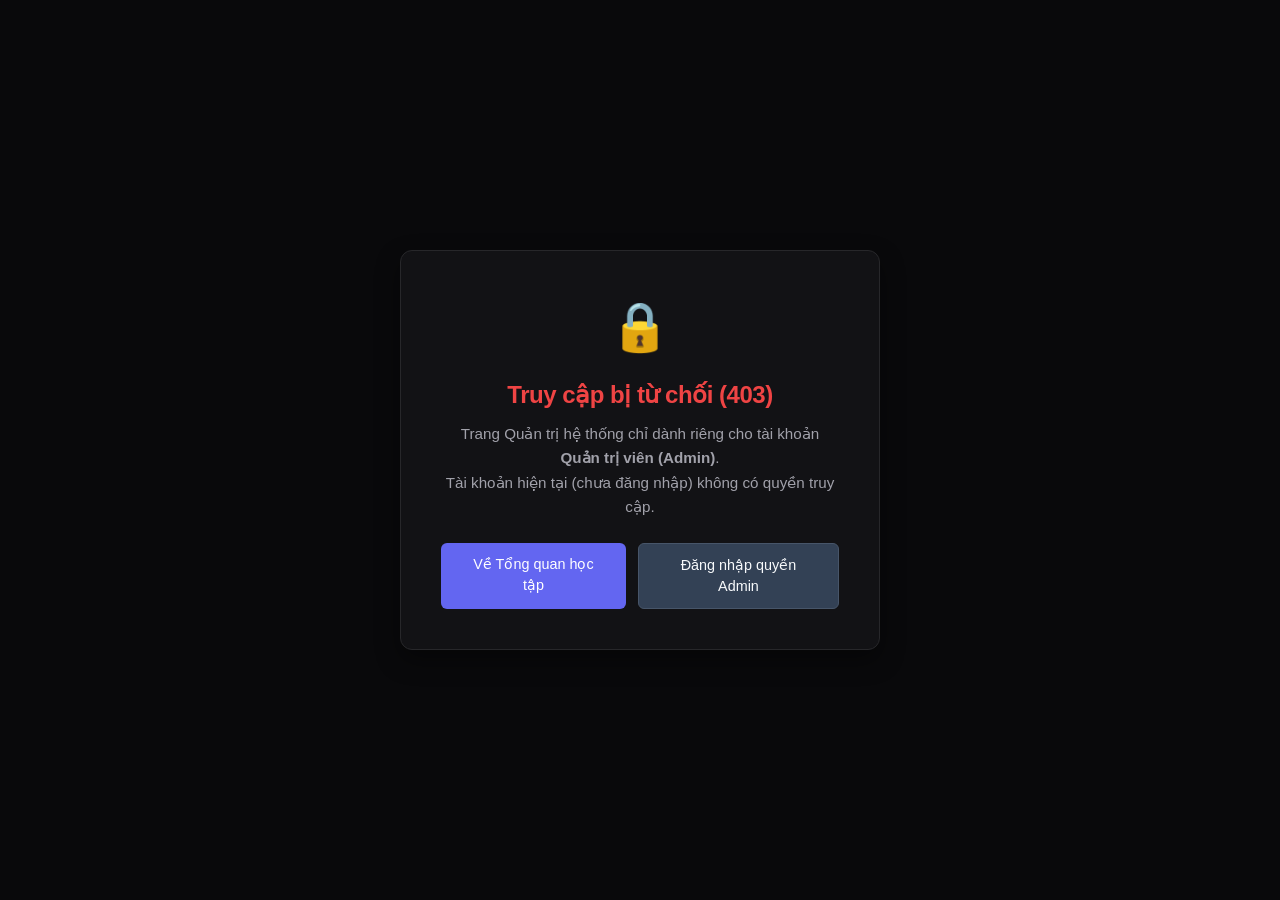
<file: web/admin.html>
<!DOCTYPE html>
<html lang="vi">
<head>
  <meta charset="UTF-8">
  <meta name="viewport" content="width=device-width, initial-scale=1.0">
  <title>Quản lý tài khoản — EduMind Admin</title>
  <link rel="stylesheet" href="css/global.css">
  <link rel="stylesheet" href="css/sidebar.css">
  <link rel="stylesheet" href="css/admin.css">
</head>
<body>
  <div class="app-layout">
    
    <div class="sidebar-backdrop" id="sidebarBackdrop"></div>

    <!-- ==========================================================================
         SIDEBAR NAVIGATION
         ========================================================================== -->
    <aside class="sidebar" id="sidebar">
      <div class="sidebar-header">
        <a href="dashboard.html" class="sidebar-brand">
          <div class="sidebar-logo-icon">
            <svg width="16" height="16" viewBox="0 0 24 24" fill="none" stroke="currentColor" stroke-width="2.5" stroke-linecap="round" stroke-linejoin="round">
              <path d="M4 19.5v-15A2.5 2.5 0 0 1 6.5 2H20v20H6.5a2.5 2.5 0 0 1-2.5-2.5Z"/>
              <path d="M6 6h10"/>
              <path d="M6 10h10"/>
            </svg>
          </div>
          <span>EduMind</span>
        </a>
        <button class="sidebar-close-btn" id="sidebarCloseBtn">✕</button>
      </div>

      <div class="sidebar-content">
        <div class="nav-section">
          <span class="nav-section-title">Học tập</span>
          <ul class="nav-list">
            <li class="nav-item">
              <a href="dashboard.html" class="nav-link">
                <span class="nav-icon">
                  <svg width="18" height="18" viewBox="0 0 24 24" fill="none" stroke="currentColor" stroke-width="2" stroke-linecap="round" stroke-linejoin="round"><rect width="7" height="9" x="3" y="3" rx="1"/><rect width="7" height="5" x="14" y="3" rx="1"/><rect width="7" height="9" x="14" y="12" rx="1"/><rect width="7" height="5" x="3" y="16" rx="1"/></svg>
                </span>
                <span class="nav-text">Tổng quan</span>
              </a>
            </li>
            <li class="nav-item">
              <a href="coach.html" class="nav-link">
                <span class="nav-icon">
                  <svg width="18" height="18" viewBox="0 0 24 24" fill="none" stroke="currentColor" stroke-width="2" stroke-linecap="round" stroke-linejoin="round"><path d="M21 15a2 2 0 0 1-2 2H7l-4 4V5a2 2 0 0 1 2-2h14a2 2 0 0 1 2 2z"/><path d="M9 9h.01"/><path d="M15 9h.01"/><path d="M12 12a2 2 0 0 0 2-2"/></svg>
                </span>
                <span class="nav-text">Study Coach</span>
              </a>
            </li>
            <li class="nav-item">
              <a href="quiz.html" class="nav-link">
                <span class="nav-icon">
                  <svg width="18" height="18" viewBox="0 0 24 24" fill="none" stroke="currentColor" stroke-width="2" stroke-linecap="round" stroke-linejoin="round"><path d="M14 2H6a2 2 0 0 0-2 2v16a2 2 0 0 0 2 2h12a2 2 0 0 0 2-2V8z"/><polyline points="14 2 14 8 20 8"/><path d="m9 15 2 2 4-4"/></svg>
                </span>
                <span class="nav-text">Quiz Maker</span>
              </a>
            </li>
            <li class="nav-item">
              <a href="analytics.html" class="nav-link">
                <span class="nav-icon">
                  <svg width="18" height="18" viewBox="0 0 24 24" fill="none" stroke="currentColor" stroke-width="2" stroke-linecap="round" stroke-linejoin="round"><line x1="18" x2="18" y1="20" y2="10"/><line x1="12" x2="12" y1="20" y2="4"/><line x1="6" x2="6" y1="20" y2="14"/></svg>
                </span>
                <span class="nav-text">Báo cáo</span>
              </a>
            </li>
          </ul>
        </div>

        <div class="nav-section">
          <span class="nav-section-title">Hệ thống & Quản trị</span>
          <ul class="nav-list">
            <li class="nav-item active">
              <a href="admin.html" class="nav-link active">
                <span class="nav-icon">
                  <svg width="18" height="18" viewBox="0 0 24 24" fill="none" stroke="currentColor" stroke-width="2" stroke-linecap="round" stroke-linejoin="round"><path d="M16 21v-2a4 4 0 0 0-4-4H6a4 4 0 0 0-4 4v2"/><circle cx="9" cy="7" r="4"/><path d="M22 21v-2a4 4 0 0 0-3-3.87"/><path d="M16 3.13a4 4 0 0 1 0 7.75"/></svg>
                </span>
                <span class="nav-text">Quản lý tài khoản</span>
                <span class="nav-badge">Admin</span>
              </a>
            </li>
            <li class="nav-item">
              <a href="#" class="nav-link">
                <span class="nav-icon">
                  <svg width="18" height="18" viewBox="0 0 24 24" fill="none" stroke="currentColor" stroke-width="2" stroke-linecap="round" stroke-linejoin="round"><path d="M4 19.5v-15A2.5 2.5 0 0 1 6.5 2H20v20H6.5a2.5 2.5 0 0 1-2.5-2.5Z"/><path d="M6 6h10"/><path d="M6 10h10"/></svg>
                </span>
                <span class="nav-text">Tài liệu</span>
              </a>
            </li>
            <li class="nav-item">
              <a href="#" class="nav-link">
                <span class="nav-icon">
                  <svg width="18" height="18" viewBox="0 0 24 24" fill="none" stroke="currentColor" stroke-width="2" stroke-linecap="round" stroke-linejoin="round"><circle cx="12" cy="12" r="3"/><path d="M19.4 15a1.65 1.65 0 0 0 .33 1.82l.06.06a2 2 0 0 1 0 2.83 2 2 0 0 1-2.83 0l-.06-.06a1.65 1.65 0 0 0-1.82-.33 1.65 1.65 0 0 0-1 1.51V21a2 2 0 0 1-2 2 2 2 0 0 1-2-2v-.09A1.65 1.65 0 0 0 9 19.4a1.65 1.65 0 0 0-1.82.33l-.06.06a2 2 0 0 1-2.83 0 2 2 0 0 1 0-2.83l.06-.06a1.65 1.65 0 0 0 .33-1.82 1.65 1.65 0 0 0-1.51-1H3a2 2 0 0 1-2-2 2 2 0 0 1 2-2h.09A1.65 1.65 0 0 0 4.6 9a1.65 1.65 0 0 0-.33-1.82l-.06-.06a2 2 0 0 1 0-2.83 2 2 0 0 1 2.83 0l.06.06a1.65 1.65 0 0 0 1.82.33H9a1.65 1.65 0 0 0 1-1.51V3a2 2 0 0 1 2-2 2 2 0 0 1 2 2v.09a1.65 1.65 0 0 0 1 1.51 1.65 1.65 0 0 0 1.82-.33l.06-.06a2 2 0 0 1 2.83 0 2 2 0 0 1 0 2.83l-.06.06a1.65 1.65 0 0 0-.33 1.82V9a1.65 1.65 0 0 0 1.51 1H21a2 2 0 0 1 2 2 2 2 0 0 1-2 2h-.09a1.65 1.65 0 0 0-1.51 1z"/></svg>
                </span>
                <span class="nav-text">Cài đặt</span>
              </a>
            </li>
          </ul>
        </div>
      </div>

      <div class="sidebar-footer">
        <div class="user-profile-preview">
          <div class="user-avatar-circle" style="background-color: var(--primary);">AD</div>
          <div class="user-profile-info">
            <span class="user-profile-name">Quản trị viên</span>
            <span class="user-profile-role">admin@edumind.ai</span>
          </div>
        </div>
        <a href="auth.html" class="user-profile-logout" title="Đăng xuất">
          <svg width="16" height="16" viewBox="0 0 24 24" fill="none" stroke="currentColor" stroke-width="2" stroke-linecap="round" stroke-linejoin="round">
            <path d="M9 21H5a2 2 0 0 1-2-2V5a2 2 0 0 1 2-2h4"/><polyline points="16 17 21 12 16 7"/><line x1="21" x2="9" y1="12" y2="12"/>
          </svg>
        </a>
      </div>
    </aside>

    <!-- ==========================================================================
         MAIN CONTENT
         ========================================================================== -->
    <main class="main-content">
      
      <!-- Top Bar -->
      <header class="app-header">
        <div class="app-header-left">
          <button class="sidebar-mobile-toggle" id="sidebarMobileToggle">☰</button>
          <div class="greeting-wrapper">
            <h1 class="greeting-title" style="font-size: 1.05rem;">Quản trị hệ thống — Quản lý tài khoản</h1>
          </div>
        </div>
        <div class="app-header-right">
          <div class="firebase-status-pill" id="firebaseStatusPill" title="Trạng thái kết nối CSDL SQLite" style="background: rgba(16, 185, 129, 0.1); border-color: rgba(16, 185, 129, 0.3); color: var(--success-light);">
            <span class="status-dot online"></span>
            <span class="status-text">SQLite DB: edumind.db (Đang hoạt động)</span>
          </div>
          <button type="button" class="btn-theme-toggle" data-action="toggle-theme" title="Chuyển chế độ sáng/tối" aria-label="Chuyển chế độ sáng/tối"></button>
        </div>
      </header>

      <div class="admin-container">
        
        <!-- KPI 4 Cards -->
        <div class="admin-stats-grid">
          <div class="admin-stat-card">
            <div class="admin-stat-icon">
              <svg width="22" height="22" viewBox="0 0 24 24" fill="none" stroke="currentColor" stroke-width="2">
                <path d="M16 21v-2a4 4 0 0 0-4-4H6a4 4 0 0 0-4 4v2"/><circle cx="9" cy="7" r="4"/><path d="M22 21v-2a4 4 0 0 0-3-3.87"/><path d="M16 3.13a4 4 0 0 1 0 7.75"/>
              </svg>
            </div>
            <div class="admin-stat-meta">
              <span class="admin-stat-label">Tổng số tài khoản</span>
              <span class="admin-stat-value" id="kpiTotal">--</span>
              <span class="admin-stat-sub" id="kpiTotalSub">Đồng bộ từ edumind.db</span>
            </div>
          </div>

          <div class="admin-stat-card">
            <div class="admin-stat-icon" style="color: var(--success-light);">
              <svg width="22" height="22" viewBox="0 0 24 24" fill="none" stroke="currentColor" stroke-width="2">
                <path d="M22 11.08V12a10 10 0 1 1-5.93-9.14"/><polyline points="22 4 12 14.01 9 11.01"/>
              </svg>
            </div>
            <div class="admin-stat-meta">
              <span class="admin-stat-label">Đang hoạt động</span>
              <span class="admin-stat-value" id="kpiActive">--</span>
              <span class="admin-stat-sub" id="kpiActiveSub">Đang nạp...</span>
            </div>
          </div>

          <div class="admin-stat-card">
            <div class="admin-stat-icon" style="color: var(--warning-light);">
              <svg width="22" height="22" viewBox="0 0 24 24" fill="none" stroke="currentColor" stroke-width="2">
                <polygon points="12 2 15.09 8.26 22 9.27 17 14.14 18.18 21.02 12 17.77 5.82 21.02 7 14.14 2 9.27 8.91 8.26 12 2"/>
              </svg>
            </div>
            <div class="admin-stat-meta">
              <span class="admin-stat-label">Gói Pro Learner</span>
              <span class="admin-stat-value" id="kpiPro">--</span>
              <span class="admin-stat-sub" id="kpiProSub">Đang nạp...</span>
            </div>
          </div>

          <div class="admin-stat-card">
            <div class="admin-stat-icon" style="color: var(--danger-light);">
              <svg width="22" height="22" viewBox="0 0 24 24" fill="none" stroke="currentColor" stroke-width="2">
                <rect width="18" height="11" x="3" y="11" rx="2" ry="2"/><path d="M7 11V7a5 5 0 0 1 10 0v4"/>
              </svg>
            </div>
            <div class="admin-stat-meta">
              <span class="admin-stat-label">Đang bị khóa</span>
              <span class="admin-stat-value" id="kpiLocked">--</span>
              <span class="admin-stat-sub" id="kpiLockedSub">Đang nạp...</span>
            </div>
          </div>
        </div>

        <!-- Filters & Actions Toolbar -->
        <div class="admin-toolbar">
          <div class="admin-search-wrapper">
            <span class="admin-search-icon">🔍</span>
            <input type="text" class="admin-search-input" id="searchUserInput" placeholder="Tìm theo tên, email...">
          </div>

          <div class="admin-filter-group">
            <select class="admin-select" id="filterRole">
              <option value="all">Tất cả vai trò</option>
              <option value="student">Học viên</option>
              <option value="teacher">Giáo viên</option>
              <option value="admin">Quản trị viên</option>
            </select>

            <select class="admin-select" id="filterStatus">
              <option value="all">Tất cả trạng thái</option>
              <option value="active">Hoạt động</option>
              <option value="locked">Đã khóa</option>
            </select>

            <button type="button" class="btn btn-outline btn-sm" id="btnExportCSV">
              <svg width="14" height="14" viewBox="0 0 24 24" fill="none" stroke="currentColor" stroke-width="2"><path d="M21 15v4a2 2 0 0 1-2 2H5a2 2 0 0 1-2-2v-4"/><polyline points="7 10 12 15 17 10"/><line x1="12" x2="12" y1="15" y2="3"/></svg>
              Xuất CSV
            </button>

            <button type="button" class="btn btn-secondary btn-sm" id="btnRefreshDB" title="Làm mới toàn bộ danh sách tài khoản từ CSDL SQLite">
              <svg width="14" height="14" viewBox="0 0 24 24" fill="none" stroke="currentColor" stroke-width="2"><path d="M21 12a9 9 0 0 0-9-9 9.75 9.75 0 0 0-6.74 2.74L3 8"/><path d="M3 3v5h5"/><path d="M3 12a9 9 0 0 0 9 9 9.75 9.75 0 0 0 6.74-2.74L21 16"/><path d="M16 21h5v-5"/></svg>
              Làm mới CSDL
            </button>

            <button type="button" class="btn btn-primary btn-sm" id="btnOpenAddModal">
              <svg width="14" height="14" viewBox="0 0 24 24" fill="none" stroke="currentColor" stroke-width="2"><line x1="12" y1="5" x2="12" y2="19"/><line x1="5" y1="12" x2="19" y2="12"/></svg>
              Thêm tài khoản
            </button>
          </div>
        </div>

        <!-- SQLite Tables Status Bar -->
        <div style="background-color: var(--card-bg); border: 1px solid var(--border); border-radius: var(--radius-md); padding: 0.85rem 1.25rem; display: flex; align-items: center; justify-content: space-between; flex-wrap: wrap; gap: 0.75rem; font-size: 0.82rem;">
          <div style="display: flex; align-items: center; gap: 1rem; flex-wrap: wrap;">
            <strong style="color: var(--text);">Cơ sở dữ liệu SQLite (edumind.db):</strong>
            <span style="color: var(--text-dim);">📁 <code style="color: var(--primary-light);">users</code></span>
            <span style="color: var(--text-dim);">📁 <code style="color: var(--primary-light);">quizzes</code></span>
            <span style="color: var(--text-dim);">📁 <code style="color: var(--primary-light);">questions</code></span>
            <span style="color: var(--text-dim);">📁 <code style="color: var(--primary-light);">quiz_attempts</code></span>
            <span style="color: var(--text-dim);">📁 <code style="color: var(--primary-light);">knowledge_gaps</code></span>
            <span style="color: var(--text-dim);">📁 <code style="color: var(--primary-light);">roadmaps</code></span>
          </div>
          <span style="color: var(--success-light); font-weight: 500;">✓ Kết nối trực tiếp qua REST API port 8080</span>
        </div>

        <!-- Accounts Table Card -->
        <div class="admin-table-card">
          <div style="overflow-x: auto;">
            <table class="admin-table">
              <thead>
                <tr>
                  <th>Người dùng</th>
                  <th>Vai trò</th>
                  <th>Gói học</th>
                  <th>Trạng thái</th>
                  <th>Hoạt động gần nhất</th>
                  <th>Số quiz</th>
                  <th style="text-align: right;">Thao tác</th>
                </tr>
              </thead>
              <tbody id="userTableBody">
                <!-- Populated dynamically via JS -->
              </tbody>
            </table>
          </div>

          <!-- Pagination -->
          <div class="admin-pagination">
            <span id="paginationInfo">Hiển thị 1 đến 8 trên 8 tài khoản</span>
            <div class="pagination-controls">
              <button type="button" class="btn btn-outline btn-sm" disabled>Trước</button>
              <button type="button" class="btn btn-primary btn-sm">1</button>
              <button type="button" class="btn btn-outline btn-sm" disabled>Sau</button>
            </div>
          </div>
        </div>

      </div>
    </main>

  </div>

  <!-- ==========================================================================
       MODAL: THÊM NGƯỜI DÙNG MỚI
       ========================================================================== -->
  <div class="modal-overlay" id="addUserModal">
    <div class="modal-card">
      <div style="display: flex; justify-content: space-between; align-items: center; margin-bottom: 1.5rem;">
        <h3 style="font-size: 1.15rem; color: var(--text);">Thêm tài khoản mới</h3>
        <button type="button" class="btn btn-ghost btn-sm modal-close-btn">✕</button>
      </div>

      <form id="addUserForm">
        <div class="form-group">
          <label class="form-label">Họ và tên</label>
          <input type="text" class="form-control" id="newUserName" placeholder="Ví dụ: Trần Minh Đức" required>
        </div>

        <div class="form-group">
          <label class="form-label">Địa chỉ Email</label>
          <input type="email" class="form-control" id="newUserEmail" placeholder="duc.tran@example.com" required>
        </div>

        <div class="form-group">
          <label class="form-label">Mật khẩu khởi tạo</label>
          <input type="password" class="form-control" id="newUserPassword" placeholder="Tối thiểu 6 ký tự" value="123456" required>
        </div>

        <div style="display: grid; grid-template-columns: 1fr 1fr; gap: 1rem;">
          <div class="form-group">
            <label class="form-label">Vai trò</label>
            <select class="form-control" id="newUserRole">
              <option value="student">Học viên</option>
              <option value="teacher">Giáo viên</option>
              <option value="admin">Quản trị viên</option>
            </select>
          </div>

          <div class="form-group">
            <label class="form-label">Gói dịch vụ</label>
            <select class="form-control" id="newUserPlan">
              <option value="Free">Miễn phí (Free)</option>
              <option value="Pro">Pro Learner</option>
            </select>
          </div>
        </div>

        <div style="display: flex; justify-content: flex-end; gap: 0.75rem; margin-top: 1.5rem;">
          <button type="button" class="btn btn-outline modal-close-btn">Hủy</button>
          <button type="submit" class="btn btn-primary">Tạo tài khoản</button>
        </div>
      </form>
    </div>
  </div>

  <!-- ==========================================================================
       MODAL: CHỈNH SỬA TÀI KHOẢN
       ========================================================================== -->
  <div class="modal-overlay" id="editUserModal">
    <div class="modal-card">
      <div style="display: flex; justify-content: space-between; align-items: center; margin-bottom: 1.5rem;">
        <h3 style="font-size: 1.15rem; color: var(--text);">Chỉnh sửa tài khoản</h3>
        <button type="button" class="btn btn-ghost btn-sm modal-close-btn">✕</button>
      </div>

      <form id="editUserForm">
        <input type="hidden" id="editUserId">

        <div class="form-group">
          <label class="form-label">Họ và tên</label>
          <input type="text" class="form-control" id="editUserName" required>
        </div>

        <div class="form-group">
          <label class="form-label">Email (Không đổi)</label>
          <input type="email" class="form-control" id="editUserEmail" disabled style="opacity: 0.7;">
        </div>

        <div style="display: grid; grid-template-columns: 1fr 1fr; gap: 1rem;">
          <div class="form-group">
            <label class="form-label">Vai trò</label>
            <select class="form-control" id="editUserRole">
              <option value="student">Học viên</option>
              <option value="teacher">Giáo viên</option>
              <option value="admin">Quản trị viên</option>
            </select>
          </div>

          <div class="form-group">
            <label class="form-label">Gói dịch vụ</label>
            <select class="form-control" id="editUserPlan">
              <option value="Free">Miễn phí (Free)</option>
              <option value="Pro">Pro Learner</option>
            </select>
          </div>
        </div>

        <div class="form-group">
          <label class="form-label">Trạng thái tài khoản</label>
          <select class="form-control" id="editUserStatus">
            <option value="active">Hoạt động bình thường</option>
            <option value="locked">Khóa tài khoản</option>
          </select>
        </div>

        <div style="display: flex; justify-content: flex-end; gap: 0.75rem; margin-top: 1.5rem;">
          <button type="button" class="btn btn-outline modal-close-btn">Hủy</button>
          <button type="submit" class="btn btn-primary">Lưu thay đổi</button>
        </div>
      </form>
    </div>
  </div>

  <!-- Scripts -->
  <script src="js/app.js"></script>
  <script type="module">
    import { EduMindAPI } from './js/api.js';

    async function initAdmin() {
      // 0. RBAC Security Guard: Only users with role === 'admin' can access
      const currentUser = JSON.parse(localStorage.getItem('edumind_user') || 'null');
      const isAdmin = currentUser && (currentUser.role === 'admin' || currentUser.email === 'admin@edumind.ai');
      
      if (!isAdmin) {
        document.body.innerHTML = `
          <div style="min-height: 100vh; display: flex; align-items: center; justify-content: center; background: var(--bg-dark, #0f172a); color: var(--text, #f8fafc); font-family: -apple-system, BlinkMacSystemFont, 'Segoe UI', Roboto, sans-serif; text-align: center; padding: 2rem;">
            <div style="background: var(--bg-surface, #1e293b); border: 1px solid var(--border, #334155); border-radius: 12px; padding: 2.5rem; max-width: 480px; box-shadow: 0 10px 25px rgba(0,0,0,0.4);">
              <div style="font-size: 3rem; margin-bottom: 1rem;">🔒</div>
              <h2 style="font-size: 1.5rem; margin-bottom: 0.75rem; color: #ef4444;">Truy cập bị từ chối (403)</h2>
              <p style="color: var(--text-muted, #94a3b8); font-size: 0.95rem; margin-bottom: 1.5rem; line-height: 1.6;">
                Trang Quản trị hệ thống chỉ dành riêng cho tài khoản <strong>Quản trị viên (Admin)</strong>.<br>
                Tài khoản hiện tại (${currentUser ? currentUser.email : 'chưa đăng nhập'}) không có quyền truy cập.
              </p>
              <div style="display: flex; gap: 0.75rem; justify-content: center;">
                <a href="dashboard.html" style="padding: 0.65rem 1.25rem; background: #6366f1; color: white; border-radius: 6px; text-decoration: none; font-weight: 500; font-size: 0.9rem;">Về Tổng quan học tập</a>
                <a href="auth.html" style="padding: 0.65rem 1.25rem; background: #334155; color: #f8fafc; border: 1px solid #475569; border-radius: 6px; text-decoration: none; font-weight: 500; font-size: 0.9rem;">Đăng nhập quyền Admin</a>
              </div>
            </div>
          </div>
        `;
        return;
      }

      const statusPill = document.getElementById('firebaseStatusPill');
      const tableBody = document.getElementById('userTableBody');
      const searchInput = document.getElementById('searchUserInput');
      const filterRole = document.getElementById('filterRole');
      const filterStatus = document.getElementById('filterStatus');

      let users = [];

      // Initial user loading from SQLite Database
      async function loadUsersFromDB() {
        if (statusPill) {
          statusPill.innerHTML = '<span class="status-dot online"></span><span class="status-text">SQLite DB: edumind.db (Kết nối OK)</span>';
        }

        try {
          users = await EduMindAPI.getUsers();
        } catch (err) {
          console.error("Database fetch error:", err);
        }

        updateStats();
        renderTable();
      }

      function getInitials(name) {
        return (name || '').split(' ').filter(Boolean).map(p => p[0]).join('').substring(0, 2).toUpperCase() || 'US';
      }

      function renderTable() {
        const query = searchInput.value.toLowerCase().trim();
        const role = filterRole.value;
        const status = filterStatus.value;

        const filtered = users.filter(u => {
          const matchQuery = (u.name || '').toLowerCase().includes(query) || (u.email || '').toLowerCase().includes(query);
          const matchRole = role === 'all' || u.role === role;
          const matchStatus = status === 'all' || u.status === status;
          return matchQuery && matchRole && matchStatus;
        });

        tableBody.innerHTML = '';

        if (!filtered.length) {
          tableBody.innerHTML = `
            <tr>
              <td colspan="7" style="text-align: center; padding: 3rem; color: var(--text-dim);">
                Không tìm thấy tài khoản nào trong Cơ sở dữ liệu phù hợp với bộ lọc.
              </td>
            </tr>
          `;
          document.getElementById('paginationInfo').textContent = 'Hiển thị 0 tài khoản';
          return;
        }

        filtered.forEach(u => {
          const tr = document.createElement('tr');
          
          let roleBadge = '<span class="role-badge">Học viên</span>';
          if (u.role === 'teacher') roleBadge = '<span class="role-badge teacher">Giáo viên</span>';
          if (u.role === 'admin') roleBadge = '<span class="role-badge admin">Quản trị viên</span>';

          const statusBadge = u.status === 'active' 
            ? '<span class="status-pill status-active"><span style="width:5px; height:5px; border-radius:50%; background:currentColor;"></span> Hoạt động</span>'
            : '<span class="status-pill status-locked"><span style="width:5px; height:5px; border-radius:50%; background:currentColor;"></span> Đã khóa</span>';

          const planBadge = u.plan === 'Pro'
            ? '<span class="badge badge-primary">Pro</span>'
            : '<span class="badge badge-secondary" style="color:var(--text-dim); border-color:var(--border);">Free</span>';

          tr.innerHTML = `
            <td>
              <div class="user-cell">
                <div class="user-cell-avatar">${getInitials(u.name || u.email)}</div>
                <div class="user-cell-info">
                  <span class="user-cell-name">${u.name || 'Người dùng'}</span>
                  <span class="user-cell-email">${u.email || ''}</span>
                </div>
              </div>
            </td>
            <td>${roleBadge}</td>
            <td>${planBadge}</td>
            <td>${statusBadge}</td>
            <td style="color: var(--text-dim); font-size: 0.82rem;">${u.last_active || u.lastActive || 'Hôm nay'}</td>
            <td><strong>${u.quizzes || 0}</strong> <span style="font-size: 0.75rem; color: var(--text-dim);">bài</span></td>
            <td style="text-align: right;">
              <div class="table-actions" style="justify-content: flex-end;">
                <button type="button" class="btn-icon-action btn-edit" data-id="${u.id}" title="Chỉnh sửa">
                  <svg width="14" height="14" viewBox="0 0 24 24" fill="none" stroke="currentColor" stroke-width="2"><path d="M11 4H4a2 2 0 0 0-2 2v14a2 2 0 0 0 2 2h14a2 2 0 0 0 2-2v-7"/><path d="M18.5 2.5a2.121 2.121 0 0 1 3 3L12 15l-4 1 1-4 9.5-9.5z"/></svg>
                </button>
                <button type="button" class="btn-icon-action btn-lock" data-id="${u.id}" title="${u.status === 'active' ? 'Khóa tài khoản' : 'Mở khóa'}">
                  ${u.status === 'active'
                    ? '<svg width="14" height="14" viewBox="0 0 24 24" fill="none" stroke="currentColor" stroke-width="2"><rect width="18" height="11" x="3" y="11" rx="2" ry="2"/><path d="M7 11V7a5 5 0 0 1 10 0v4"/></svg>'
                    : '<svg width="14" height="14" viewBox="0 0 24 24" fill="none" stroke="currentColor" stroke-width="2"><rect width="18" height="11" x="3" y="11" rx="2" ry="2"/><path d="M7 11V7a5 5 0 0 1 9.9-1"/></svg>'}
                </button>
                <button type="button" class="btn-icon-action danger btn-delete" data-id="${u.id}" title="Xóa khỏi Database">
                  <svg width="14" height="14" viewBox="0 0 24 24" fill="none" stroke="currentColor" stroke-width="2"><polyline points="3 6 5 6 21 6"/><path d="M19 6v14a2 2 0 0 1-2 2H7a2 2 0 0 1-2-2V6m3 0V4a2 2 0 0 1 2-2h4a2 2 0 0 1 2 2v2"/></svg>
                </button>
              </div>
            </td>
          `;
          tableBody.appendChild(tr);
        });

        document.getElementById('paginationInfo').textContent = `Hiển thị 1 đến ${filtered.length} trên ${users.length} tài khoản`;
      }

      function updateStats() {
        const total = users.length;
        const active = users.filter(u => u.status === 'active').length;
        const pro = users.filter(u => u.plan === 'Pro').length;
        const locked = users.filter(u => u.status === 'locked').length;

        document.getElementById('kpiTotal').textContent = total.toLocaleString();
        document.getElementById('kpiActive').textContent = active.toLocaleString();
        document.getElementById('kpiPro').textContent = pro.toLocaleString();
        document.getElementById('kpiLocked').textContent = locked.toLocaleString();

        const activePercent = total > 0 ? Math.round((active / total) * 100) : 0;
        const proPercent = total > 0 ? Math.round((pro / total) * 100) : 0;
        
        const elActiveSub = document.getElementById('kpiActiveSub');
        const elProSub = document.getElementById('kpiProSub');
        const elLockedSub = document.getElementById('kpiLockedSub');
        const elTotalSub = document.getElementById('kpiTotalSub');

        if (elActiveSub) elActiveSub.textContent = `Tỷ lệ hoạt động: ${activePercent}%`;
        if (elProSub) elProSub.textContent = `Tỷ lệ gói Pro: ${proPercent}%`;
        if (elLockedSub) elLockedSub.textContent = locked > 0 ? `${locked} tài khoản bị khóa` : 'Không có tài khoản bị khóa';
        if (elTotalSub) elTotalSub.textContent = `Đồng bộ từ edumind.db`;
      }

      // Live Filtering
      searchInput.addEventListener('input', renderTable);
      filterRole.addEventListener('change', renderTable);
      filterStatus.addEventListener('change', renderTable);

      // Add User Modal
      const addModal = document.getElementById('addUserModal');
      const btnOpenAddModal = document.getElementById('btnOpenAddModal');
      const addUserForm = document.getElementById('addUserForm');

      btnOpenAddModal.addEventListener('click', () => {
        addModal.classList.add('active', 'open');
      });

      addUserForm.addEventListener('submit', async (e) => {
        e.preventDefault();
        const submitBtn = addUserForm.querySelector('button[type="submit"]');
        const origText = submitBtn.textContent;
        submitBtn.textContent = 'Đang lưu vào Database...';
        submitBtn.disabled = true;

        const newUser = {
          name: document.getElementById('newUserName').value.trim(),
          email: document.getElementById('newUserEmail').value.trim(),
          password: document.getElementById('newUserPassword').value.trim(),
          role: document.getElementById('newUserRole').value,
          plan: document.getElementById('newUserPlan').value,
          status: 'active'
        };

        // Save to SQLite Database
        const res = await EduMindAPI.addUser(newUser);

        if (res.success) {
          addModal.classList.remove('active', 'open');
          addUserForm.reset();
          await loadUsersFromDB();
          if (window.EduMind && window.EduMind.toast) {
            window.EduMind.toast.success(`Đã lưu tài khoản "${newUser.name}" vào CSDL edumind.db!`);
          }
        } else {
          alert('Lỗi lưu CSDL: ' + (res.error || 'Vui lòng thử lại'));
        }
        submitBtn.textContent = origText;
        submitBtn.disabled = false;
      });

      // Edit User Modal
      const editModal = document.getElementById('editUserModal');
      const editUserForm = document.getElementById('editUserForm');

      tableBody.addEventListener('click', async (e) => {
        const editBtn = e.target.closest('.btn-edit');
        const lockBtn = e.target.closest('.btn-lock');
        const deleteBtn = e.target.closest('.btn-delete');

        if (editBtn) {
          const id = editBtn.getAttribute('data-id');
          const user = users.find(u => u.id === id);
          if (user) {
            document.getElementById('editUserId').value = user.id;
            document.getElementById('editUserName').value = user.name;
            document.getElementById('editUserEmail').value = user.email;
            document.getElementById('editUserRole').value = user.role;
            document.getElementById('editUserPlan').value = user.plan;
            document.getElementById('editUserStatus').value = user.status;
            editModal.classList.add('active', 'open');
          }
        }

        if (lockBtn) {
          const id = lockBtn.getAttribute('data-id');
          const user = users.find(u => u.id === id);
          if (user) {
            await EduMindAPI.toggleUserLock(user.id, user.status);
            await loadUsersFromDB();
            if (window.EduMind && window.EduMind.toast) {
              window.EduMind.toast.info(`Tài khoản ${user.name} đã được ${user.status === 'active' ? 'khóa' : 'mở khóa'} trong Database.`);
            }
          }
        }

        if (deleteBtn) {
          const id = deleteBtn.getAttribute('data-id');
          const user = users.find(u => u.id === id);
          if (user && confirm(`Bạn có chắc chắn muốn xóa vĩnh viễn tài khoản "${user.name}" (${user.email}) khỏi Database?`)) {
            await EduMindAPI.deleteUser(user.id);
            await loadUsersFromDB();
            if (window.EduMind && window.EduMind.toast) {
              window.EduMind.toast.error(`Đã xóa tài khoản "${user.name}" khỏi SQLite edumind.db.`);
            }
          }
        }
      });

      editUserForm.addEventListener('submit', async (e) => {
        e.preventDefault();
        const id = document.getElementById('editUserId').value;
        const updated = {
          name: document.getElementById('editUserName').value.trim(),
          role: document.getElementById('editUserRole').value,
          plan: document.getElementById('editUserPlan').value,
          status: document.getElementById('editUserStatus').value
        };

        // Update in SQLite Database
        await EduMindAPI.updateUser(id, updated);
        await loadUsersFromDB();
        editModal.classList.remove('active', 'open');
        if (window.EduMind && window.EduMind.toast) {
          window.EduMind.toast.success(`Đã cập nhật tài khoản vào Database!`);
        }
      });

      // Export CSV
      document.getElementById('btnExportCSV').addEventListener('click', () => {
        const headers = ['ID,Họ và tên,Email,Vai trò,Gói,Trạng thái,Số quiz,Chuỗi streak'];
        const rows = users.map(u => `"${u.id}","${u.name}","${u.email}","${u.role}","${u.plan}","${u.status}",${u.quizzes || 0},${u.streak || 0}`);
        const csvContent = '\uFEFF' + [headers, ...rows].join('\n');
        
        const blob = new Blob([csvContent], { type: 'text/csv;charset=utf-8;' });
        const url = URL.createObjectURL(blob);
        const link = document.createElement('a');
        link.setAttribute('href', url);
        link.setAttribute('download', `edumind_sqlite_users_${new Date().toISOString().slice(0, 10)}.csv`);
        document.body.appendChild(link);
        link.click();
        document.body.removeChild(link);

        if (window.EduMind && window.EduMind.toast) {
          window.EduMind.toast.success('Đã tải xuống file CSV xuất từ SQLite Database!');
        }
      });

      // Refresh SQLite Database
      document.getElementById('btnRefreshDB')?.addEventListener('click', async () => {
        const btn = document.getElementById('btnRefreshDB');
        const origText = btn.innerHTML;
        btn.innerHTML = '<span>Đang làm mới CSDL...</span>';
        btn.disabled = true;

        try {
          await loadUsersFromDB();
          btn.innerHTML = origText;
          btn.disabled = false;
          if (window.EduMind && window.EduMind.toast) {
            window.EduMind.toast.success('Đã làm mới dữ liệu từ SQLite edumind.db!');
          }
        } catch (e) {
          btn.innerHTML = origText;
          btn.disabled = false;
        }
      });

      // Close modals on cancel or backdrop click
      document.querySelectorAll('.modal-close-btn').forEach(btn => {
        btn.addEventListener('click', () => {
          addModal.classList.remove('active', 'open');
          editModal.classList.remove('active', 'open');
        });
      });

      // Run initial load
      await loadUsersFromDB();
    }

    if (document.readyState === 'loading') {
      document.addEventListener('DOMContentLoaded', initAdmin);
    } else {
      initAdmin();
    }
  </script>
</body>
</html>
</file>
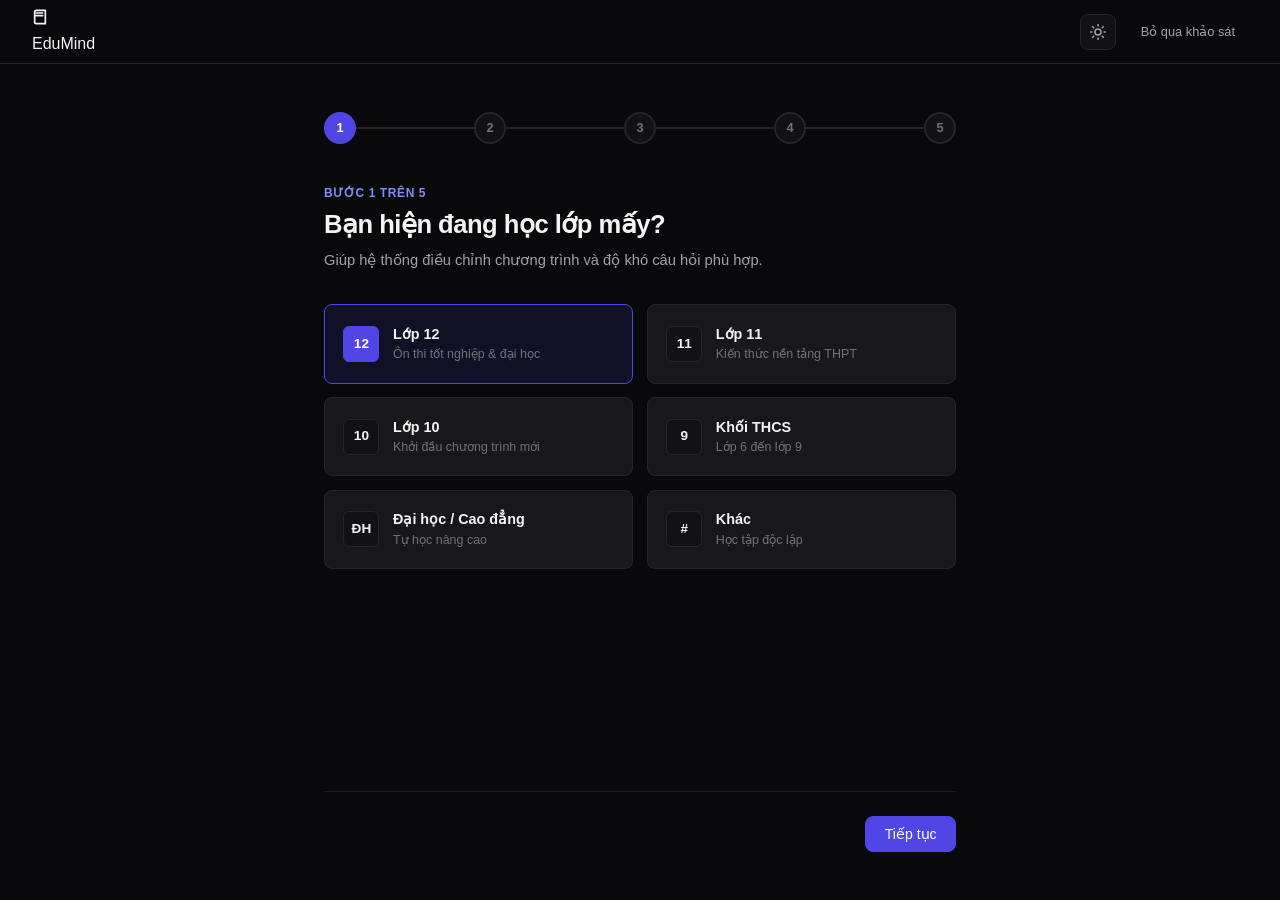
<file: web/survey.html>
<!DOCTYPE html>
<html lang="vi">
<head>
  <meta charset="UTF-8">
  <meta name="viewport" content="width=device-width, initial-scale=1.0">
  <title>Khảo sát khởi tạo — EduMind</title>
  <link rel="stylesheet" href="css/global.css">
  <link rel="stylesheet" href="css/survey.css">
</head>
<body class="survey-layout">

  <!-- Top Nav -->
  <nav class="survey-nav">
    <a href="index.html" class="landing-brand">
      <div class="sidebar-logo-icon">
        <svg width="16" height="16" viewBox="0 0 24 24" fill="none" stroke="currentColor" stroke-width="2.5" stroke-linecap="round" stroke-linejoin="round">
          <path d="M4 19.5v-15A2.5 2.5 0 0 1 6.5 2H20v20H6.5a2.5 2.5 0 0 1-2.5-2.5Z"/>
          <path d="M6 6h10"/>
          <path d="M6 10h10"/>
        </svg>
      </div>
      <span>EduMind</span>
    </a>
    <div style="display: flex; align-items: center; gap: 0.75rem;">
      <button type="button" class="btn-theme-toggle" data-action="toggle-theme" title="Chuyển chế độ sáng/tối" aria-label="Chuyển chế độ sáng/tối"></button>
      <a href="dashboard.html" class="btn btn-ghost btn-sm">Bỏ qua khảo sát</a>
    </div>
  </nav>

  <main class="survey-container">
    <!-- Stepper -->
    <div class="stepper">
      <div class="step-indicator active" id="indicator1">1</div>
      <div class="step-indicator" id="indicator2">2</div>
      <div class="step-indicator" id="indicator3">3</div>
      <div class="step-indicator" id="indicator4">4</div>
      <div class="step-indicator" id="indicator5">5</div>
    </div>

    <!-- Step 1: Grade Selection -->
    <div class="survey-step" id="step1">
      <div class="survey-step-header">
        <span class="step-tag">Bước 1 trên 5</span>
        <h1 class="survey-step-title">Bạn hiện đang học lớp mấy?</h1>
        <p class="survey-step-subtitle">Giúp hệ thống điều chỉnh chương trình và độ khó câu hỏi phù hợp.</p>
      </div>

      <div class="options-grid">
        <div class="option-card selected" data-value="12">
          <div class="option-icon">12</div>
          <div class="option-info">
            <span class="option-title">Lớp 12</span>
            <span class="option-desc">Ôn thi tốt nghiệp & đại học</span>
          </div>
        </div>
        <div class="option-card" data-value="11">
          <div class="option-icon">11</div>
          <div class="option-info">
            <span class="option-title">Lớp 11</span>
            <span class="option-desc">Kiến thức nền tảng THPT</span>
          </div>
        </div>
        <div class="option-card" data-value="10">
          <div class="option-icon">10</div>
          <div class="option-info">
            <span class="option-title">Lớp 10</span>
            <span class="option-desc">Khởi đầu chương trình mới</span>
          </div>
        </div>
        <div class="option-card" data-value="thcs">
          <div class="option-icon">9</div>
          <div class="option-info">
            <span class="option-title">Khối THCS</span>
            <span class="option-desc">Lớp 6 đến lớp 9</span>
          </div>
        </div>
        <div class="option-card" data-value="uni">
          <div class="option-icon">ĐH</div>
          <div class="option-info">
            <span class="option-title">Đại học / Cao đẳng</span>
            <span class="option-desc">Tự học nâng cao</span>
          </div>
        </div>
        <div class="option-card" data-value="other">
          <div class="option-icon">#</div>
          <div class="option-info">
            <span class="option-title">Khác</span>
            <span class="option-desc">Học tập độc lập</span>
          </div>
        </div>
      </div>
    </div>

    <!-- Step 2: Subjects Selection -->
    <div class="survey-step" id="step2" style="display: none;">
      <div class="survey-step-header">
        <span class="step-tag">Bước 2 trên 5</span>
        <h1 class="survey-step-title">Chọn môn học bạn muốn rèn luyện</h1>
        <p class="survey-step-subtitle">Có thể chọn nhiều môn học cùng lúc.</p>
      </div>

      <div class="options-grid">
        <div class="option-card selected" data-value="math">
          <div class="option-icon">TO</div>
          <div class="option-info"><span class="option-title">Toán học</span></div>
        </div>
        <div class="option-card selected" data-value="physics">
          <div class="option-icon">LY</div>
          <div class="option-info"><span class="option-title">Vật lý</span></div>
        </div>
        <div class="option-card" data-value="chemistry">
          <div class="option-icon">HO</div>
          <div class="option-info"><span class="option-title">Hóa học</span></div>
        </div>
        <div class="option-card" data-value="biology">
          <div class="option-icon">SI</div>
          <div class="option-info"><span class="option-title">Sinh học</span></div>
        </div>
        <div class="option-card" data-value="literature">
          <div class="option-icon">VA</div>
          <div class="option-info"><span class="option-title">Ngữ văn</span></div>
        </div>
        <div class="option-card" data-value="english">
          <div class="option-icon">AN</div>
          <div class="option-info"><span class="option-title">Tiếng Anh</span></div>
        </div>
      </div>
    </div>

    <!-- Step 3: Main Goal -->
    <div class="survey-step" id="step3" style="display: none;">
      <div class="survey-step-header">
        <span class="step-tag">Bước 3 trên 5</span>
        <h1 class="survey-step-title">Mục tiêu học tập chính của bạn</h1>
        <p class="survey-step-subtitle">Định hình lộ trình giải bài và cường độ đề thi.</p>
      </div>

      <div class="options-grid">
        <div class="option-card selected" data-value="exam">
          <div class="option-icon">🎯</div>
          <div class="option-info">
            <span class="option-title">Đạt điểm cao kỳ thi tốt nghiệp / Đại học</span>
            <span class="option-desc">Mục tiêu 8.5+ các môn chính</span>
          </div>
        </div>
        <div class="option-card" data-value="score">
          <div class="option-icon">📈</div>
          <div class="option-info">
            <span class="option-title">Cải thiện điểm số trên lớp</span>
            <span class="option-desc">Lấy lại kiến thức căn bản</span>
          </div>
        </div>
        <div class="option-card" data-value="deep">
          <div class="option-icon">💡</div>
          <div class="option-info">
            <span class="option-title">Hiểu sâu bản chất định lý & công thức</span>
            <span class="option-desc">Phương pháp Socratic tư duy logic</span>
          </div>
        </div>
        <div class="option-card" data-value="hsg">
          <div class="option-icon">🏆</div>
          <div class="option-info">
            <span class="option-title">Luyện thi học sinh giỏi / Chuyên</span>
            <span class="option-desc">Giải các bài toán vận dụng cao</span>
          </div>
        </div>
      </div>
    </div>

    <!-- Step 4: Daily Study Time -->
    <div class="survey-step" id="step4" style="display: none;">
      <div class="survey-step-header">
        <span class="step-tag">Bước 4 trên 5</span>
        <h1 class="survey-step-title">Bạn có thể học bao lâu mỗi ngày?</h1>
        <p class="survey-step-subtitle">Để xây dựng chuỗi học tập (streak) vừa sức và bền bỉ.</p>
      </div>

      <div class="options-grid">
        <div class="option-card" data-value="30m">
          <div class="option-icon">30p</div>
          <div class="option-info">
            <span class="option-title">30 phút mỗi ngày</span>
            <span class="option-desc">Ôn tập nhanh 1 chủ đề</span>
          </div>
        </div>
        <div class="option-card selected" data-value="1h">
          <div class="option-icon">1h</div>
          <div class="option-info">
            <span class="option-title">1 tiếng mỗi ngày</span>
            <span class="option-desc">Lý tưởng để làm 1 quiz & trò chuyện cùng Coach</span>
          </div>
        </div>
        <div class="option-card" data-value="2h">
          <div class="option-icon">2h</div>
          <div class="option-info">
            <span class="option-title">2 tiếng mỗi ngày</span>
            <span class="option-desc">Chuyên tâm luyện đề và đào sâu kiến thức</span>
          </div>
        </div>
        <div class="option-card" data-value="3h">
          <div class="option-icon">3h+</div>
          <div class="option-info">
            <span class="option-title">Trên 3 tiếng</span>
            <span class="option-desc">Giai đoạn nước rút ôn thi</span>
          </div>
        </div>
      </div>
    </div>

    <!-- Step 5: Completed -->
    <div class="survey-step" id="step5" style="display: none;">
      <div class="survey-step-header" style="text-align: center; margin-bottom: 2.5rem;">
        <div style="width: 56px; height: 56px; border-radius: 50%; background-color: var(--success-subtle); color: var(--success); display: inline-flex; align-items: center; justify-content: center; font-size: 1.5rem; margin-bottom: 1rem;">
          ✓
        </div>
        <h1 class="survey-step-title">Hồ sơ học tập đã sẵn sàng!</h1>
        <p class="survey-step-subtitle">Lộ trình học cá nhân hóa đã được thiết lập dựa trên lựa chọn của bạn.</p>
      </div>

      <div style="background-color: var(--card-bg); border: 1px solid var(--border); border-radius: var(--radius-lg); padding: 1.5rem; margin-bottom: 2rem;">
        <div style="display: grid; grid-template-columns: repeat(2, 1fr); gap: 1rem; font-size: 0.88rem;">
          <div>
            <span style="color: var(--text-dim); display: block;">Khối lớp:</span>
            <strong style="color: var(--text);">Lớp 12 (Ôn thi tốt nghiệp & ĐH)</strong>
          </div>
          <div>
            <span style="color: var(--text-dim); display: block;">Mục tiêu chính:</span>
            <strong style="color: var(--text);">Đạt 8.5+ kỳ thi THPT</strong>
          </div>
          <div>
            <span style="color: var(--text-dim); display: block;">Môn ưu tiên:</span>
            <strong style="color: var(--text);">Toán học, Vật lý</strong>
          </div>
          <div>
            <span style="color: var(--text-dim); display: block;">Thời gian mục tiêu:</span>
            <strong style="color: var(--text);">1 giờ / ngày</strong>
          </div>
        </div>
      </div>
    </div>

    <!-- Actions -->
    <div class="survey-actions">
      <button type="button" class="btn btn-outline" id="btnPrev" style="visibility: hidden;">Quay lại</button>
      <button type="button" class="btn btn-primary" id="btnNext">Tiếp tục</button>
    </div>
  </main>

  <script src="js/app.js"></script>
  <script type="module">
    import { EduMindAPI } from './js/api.js';

    function initSurvey() {
      let currentStep = 1;
      const totalSteps = 5;

      const btnNext = document.getElementById('btnNext');
      const btnPrev = document.getElementById('btnPrev');

      function updateUI() {
        // Hide all steps
        for (let i = 1; i <= totalSteps; i++) {
          const stepEl = document.getElementById(`step${i}`);
          const indEl = document.getElementById(`indicator${i}`);
          if (stepEl) stepEl.style.display = i === currentStep ? 'block' : 'none';
          if (indEl) {
            indEl.classList.toggle('active', i === currentStep);
            indEl.classList.toggle('completed', i < currentStep);
          }
        }

        btnPrev.style.visibility = currentStep === 1 ? 'hidden' : 'visible';

        if (currentStep === totalSteps) {
          btnNext.textContent = 'Bắt đầu học ngay';
        } else {
          btnNext.textContent = 'Tiếp tục';
        }
      }

      // Card selection toggle
      document.querySelectorAll('.survey-step').forEach(step => {
        step.querySelectorAll('.option-card').forEach(card => {
          card.addEventListener('click', () => {
            const isMulti = step.id === 'step2';
            if (!isMulti) {
              step.querySelectorAll('.option-card').forEach(c => c.classList.remove('selected'));
              card.classList.add('selected');
            } else {
              card.classList.toggle('selected');
            }
          });
        });
      });

      btnNext.addEventListener('click', async () => {
        if (currentStep < totalSteps) {
          currentStep++;
          updateUI();
        } else {
          btnNext.textContent = 'Đang lưu...';
          btnNext.disabled = true;

          const surveyData = {
            grade: document.querySelector('#step1 .option-card.selected')?.getAttribute('data-value') || '12',
            subjects: Array.from(document.querySelectorAll('#step2 .option-card.selected')).map(el => el.getAttribute('data-value')),
            goal: document.querySelector('#step3 .option-card.selected')?.getAttribute('data-value') || 'exam',
            dailyTime: document.querySelector('#step4 .option-card.selected')?.getAttribute('data-value') || '1h'
          };

          await EduMindAPI.saveSurvey(surveyData);
          if (window.EduMind && window.EduMind.toast) {
            window.EduMind.toast.success('Đã lưu khảo sát vào Cơ sở dữ liệu!');
          }
          localStorage.setItem('edumind_survey', JSON.stringify(surveyData));

          window.location.href = 'dashboard.html';
        }
      });

      btnPrev.addEventListener('click', () => {
        if (currentStep > 1) {
          currentStep--;
          updateUI();
        }
      });
    }

    if (document.readyState === 'loading') {
      document.addEventListener('DOMContentLoaded', initSurvey);
    } else {
      initSurvey();
    }
  </script>
</body>
</html>
</file>
<file: web/css/global.css>
/**
 * EduMind - Clean, Modern & Ultra-Performant Design System
 * Focus: High speed, zero GPU lag, crisp typography, professional SaaS feel.
 * Supports Dark & Light mode.
 */

/* ==========================================================================
   1. CSS RESET & NORMALIZE
   ========================================================================== */
*, *::before, *::after {
  box-sizing: border-box;
  margin: 0;
  padding: 0;
}

html {
  font-size: 16px;
  scroll-behavior: smooth;
  -webkit-text-size-adjust: 100%;
  -webkit-font-smoothing: antialiased;
  -moz-osx-font-smoothing: grayscale;
}

body {
  font-family: -apple-system, BlinkMacSystemFont, "Segoe UI", Roboto, "Inter", "Helvetica Neue", Arial, sans-serif;
  background-color: var(--bg-dark);
  color: var(--text);
  line-height: 1.5;
  overflow-x: hidden;
  min-height: 100vh;
}

/* ==========================================================================
   2. DESIGN TOKENS (Modern Zinc & Indigo Palette)
   ========================================================================== */
:root, [data-theme="dark"] {
  /* Core Neutrals (Zinc Dark) */
  --bg-dark: #09090b;
  --bg-surface: #121215;
  --bg-elevated: #18181b;
  --card-bg: #18181b;
  --card-bg-hover: #202024;
  --card-bg-glass: #18181b;
  --card-bg-glass-strong: #18181b;

  --border: #27272a;
  --border-light: #3f3f46;
  --border-subtle: #1f1f23;
  --border-glass: #27272a;

  /* Text Hierarchy */
  --text: #f4f4f5;
  --text-muted: #a1a1aa;
  --text-dim: #71717a;
  --text-inverted: #09090b;

  /* Refined Accent (Indigo) */
  --primary: #4f46e5;
  --primary-light: #818cf8;
  --primary-hover: #4338ca;
  --primary-glow: rgba(79, 70, 229, 0.15);
  --primary-subtle: rgba(79, 70, 229, 0.12);

  /* Secondary Accent (Sky) */
  --secondary: #0ea5e9;
  --secondary-light: #38bdf8;
  --secondary-hover: #0284c7;
  --secondary-glow: rgba(14, 165, 233, 0.15);
  --secondary-subtle: rgba(14, 165, 233, 0.12);

  /* Status Colors */
  --success: #10b981;
  --success-light: #34d399;
  --success-subtle: rgba(16, 185, 129, 0.12);

  --warning: #f59e0b;
  --warning-light: #fbbf24;
  --warning-subtle: rgba(245, 158, 11, 0.12);

  --danger: #ef4444;
  --danger-light: #f87171;
  --danger-subtle: rgba(239, 68, 68, 0.12);

  --accent: #f59e0b;
  --accent-light: #fbbf24;

  /* Typography */
  --font-body: -apple-system, BlinkMacSystemFont, "Segoe UI", Roboto, "Inter", sans-serif;
  --font-heading: -apple-system, BlinkMacSystemFont, "Segoe UI", Roboto, "Inter", sans-serif;
  --font-sans: -apple-system, BlinkMacSystemFont, "Segoe UI", Roboto, "Inter", sans-serif;

  /* Radii */
  --radius-xs: 4px;
  --radius-sm: 6px;
  --radius-md: 8px;
  --radius-lg: 12px;
  --radius-xl: 16px;
  --radius-full: 9999px;

  /* Shadows */
  --shadow-sm: 0 1px 2px rgba(0, 0, 0, 0.3);
  --shadow-md: 0 4px 6px -1px rgba(0, 0, 0, 0.3);
  --shadow-lg: 0 10px 15px -3px rgba(0, 0, 0, 0.4);
  --shadow-card: 0 1px 3px rgba(0, 0, 0, 0.4);

  /* Transitions */
  --transition-fast: 0.15s ease;
  --transition-normal: 0.2s ease;
  --transition: 0.2s ease;
}

/* ==========================================================================
   LIGHT THEME TOKENS (Slate / Zinc Clean Light)
   ========================================================================== */
[data-theme="light"] {
  --bg-dark: #f8fafc;
  --bg-surface: #ffffff;
  --bg-elevated: #ffffff;
  --card-bg: #ffffff;
  --card-bg-hover: #f1f5f9;
  --card-bg-glass: #ffffff;
  --card-bg-glass-strong: #ffffff;

  --border: #e2e8f0;
  --border-light: #cbd5e1;
  --border-subtle: #f1f5f9;
  --border-glass: #e2e8f0;

  --text: #0f172a;
  --text-muted: #64748b;
  --text-dim: #94a3b8;
  --text-inverted: #ffffff;

  --primary-subtle: rgba(79, 70, 229, 0.08);
  --secondary-subtle: rgba(14, 165, 233, 0.08);
  --success-subtle: rgba(16, 185, 129, 0.08);
  --warning-subtle: rgba(245, 158, 11, 0.08);
  --danger-subtle: rgba(239, 68, 68, 0.08);

  --shadow-sm: 0 1px 2px rgba(0, 0, 0, 0.05);
  --shadow-md: 0 4px 6px -1px rgba(0, 0, 0, 0.07);
  --shadow-lg: 0 10px 15px -3px rgba(0, 0, 0, 0.08);
  --shadow-card: 0 1px 3px rgba(0, 0, 0, 0.06);
}

[data-theme="light"] .landing-nav {
  background-color: rgba(255, 255, 255, 0.95);
}

[data-theme="light"] .modal-overlay {
  background-color: rgba(15, 23, 42, 0.45);
}

[data-theme="light"] .sidebar-backdrop {
  background-color: rgba(15, 23, 42, 0.45);
}

/* ==========================================================================
   3. TYPOGRAPHY
   ========================================================================== */
h1, h2, h3, h4, h5, h6 {
  font-family: var(--font-heading);
  color: var(--text);
  font-weight: 600;
  line-height: 1.3;
  letter-spacing: -0.02em;
}

h1 { font-size: 2.25rem; }
h2 { font-size: 1.75rem; }
h3 { font-size: 1.25rem; }
h4 { font-size: 1.05rem; }
h5 { font-size: 0.95rem; }

p {
  color: var(--text-muted);
  font-size: 0.95rem;
  line-height: 1.6;
}

a {
  color: inherit;
  text-decoration: none;
  transition: color var(--transition-fast);
}

.text-gradient {
  color: var(--primary-light);
}

.gradient-text {
  color: var(--primary-light);
}

/* ==========================================================================
   4. LAYOUT PRIMITIVES
   ========================================================================== */
.container {
  width: 100%;
  max-width: 1200px;
  margin: 0 auto;
  padding: 0 1.5rem;
}

.app-layout {
  display: flex;
  min-height: 100vh;
  background-color: var(--bg-dark);
}

.main-content {
  flex: 1;
  min-width: 0;
  margin-left: 260px;
  padding: 2rem 2.5rem;
  background-color: var(--bg-dark);
}

@media (max-width: 1024px) {
  .main-content {
    margin-left: 0;
    padding: 1.5rem;
  }
}

/* ==========================================================================
   5. BUTTON SYSTEM
   ========================================================================== */
.btn {
  display: inline-flex;
  align-items: center;
  justify-content: center;
  gap: 0.5rem;
  padding: 0.55rem 1.15rem;
  font-size: 0.88rem;
  font-weight: 500;
  border-radius: var(--radius-md);
  border: 1px solid transparent;
  cursor: pointer;
  background: transparent;
  color: var(--text);
  transition: background var(--transition-fast), border-color var(--transition-fast), color var(--transition-fast);
  white-space: nowrap;
}

.btn-primary {
  background-color: var(--primary);
  border-color: var(--primary);
  color: #ffffff;
}

.btn-primary:hover {
  background-color: var(--primary-hover);
  border-color: var(--primary-hover);
}

.btn-secondary {
  background-color: var(--bg-surface);
  border-color: var(--border);
  color: var(--text);
}

.btn-secondary:hover {
  background-color: var(--card-bg-hover);
  border-color: var(--border-light);
}

.btn-outline {
  background-color: transparent;
  border-color: var(--border);
  color: var(--text);
}

.btn-outline:hover {
  background-color: var(--border-subtle);
  border-color: var(--border-light);
}

.btn-ghost {
  background-color: transparent;
  color: var(--text-muted);
}

.btn-ghost:hover {
  background-color: var(--border-subtle);
  color: var(--text);
}

.btn-danger {
  background-color: var(--danger-subtle);
  border-color: rgba(239, 68, 68, 0.3);
  color: var(--danger-light);
}

.btn-danger:hover {
  background-color: var(--danger);
  color: #fff;
}

.btn-sm {
  padding: 0.35rem 0.75rem;
  font-size: 0.8rem;
  border-radius: var(--radius-sm);
}

.btn-lg {
  padding: 0.75rem 1.5rem;
  font-size: 0.95rem;
  border-radius: var(--radius-md);
}

/* ==========================================================================
   THEME TOGGLE BUTTON (Corner Switcher)
   ========================================================================== */
.btn-theme-toggle {
  background: var(--bg-surface);
  border: 1px solid var(--border);
  color: var(--text-muted);
  width: 36px;
  height: 36px;
  border-radius: var(--radius-md);
  display: inline-flex;
  align-items: center;
  justify-content: center;
  cursor: pointer;
  transition: color var(--transition-fast), border-color var(--transition-fast), background-color var(--transition-fast);
  flex-shrink: 0;
}

.btn-theme-toggle:hover {
  color: var(--text);
  border-color: var(--border-light);
  background-color: var(--card-bg-hover);
}

/* ==========================================================================
   6. CARDS & CONTAINERS
   ========================================================================== */
.card, .glass-card {
  background-color: var(--card-bg);
  border: 1px solid var(--border);
  border-radius: var(--radius-lg);
  padding: 1.5rem;
  box-shadow: var(--shadow-card);
  transition: border-color var(--transition-fast);
}

.card:hover {
  border-color: var(--border-light);
}

/* ==========================================================================
   7. FORM CONTROLS
   ========================================================================== */
.form-control, .input {
  width: 100%;
  padding: 0.65rem 0.95rem;
  font-size: 0.9rem;
  color: var(--text);
  background-color: var(--bg-surface);
  border: 1px solid var(--border);
  border-radius: var(--radius-md);
  outline: none;
  transition: border-color var(--transition-fast);
  font-family: inherit;
}

.form-control:focus, .input:focus {
  border-color: var(--primary);
  box-shadow: 0 0 0 1px var(--primary);
}

.form-control::placeholder {
  color: var(--text-dim);
}

/* ==========================================================================
   8. BADGES & CHIPS
   ========================================================================== */
.badge {
  display: inline-flex;
  align-items: center;
  gap: 0.35rem;
  padding: 0.2rem 0.6rem;
  font-size: 0.75rem;
  font-weight: 500;
  border-radius: var(--radius-full);
  border: 1px solid transparent;
}

.badge-primary, .badge-purple {
  background-color: var(--primary-subtle);
  color: var(--primary-light);
  border-color: rgba(79, 70, 229, 0.25);
}

.badge-secondary, .badge-teal {
  background-color: var(--secondary-subtle);
  color: var(--secondary-light);
  border-color: rgba(14, 165, 233, 0.25);
}

.badge-success {
  background-color: var(--success-subtle);
  color: var(--success-light);
  border-color: rgba(16, 185, 129, 0.25);
}

.badge-warning, .badge-gold {
  background-color: var(--warning-subtle);
  color: var(--warning-light);
  border-color: rgba(245, 158, 11, 0.25);
}

.badge-danger {
  background-color: var(--danger-subtle);
  color: var(--danger-light);
  border-color: rgba(239, 68, 68, 0.25);
}

/* ==========================================================================
   9. SCROLLBAR & SELECTION
   ========================================================================== */
::-webkit-scrollbar {
  width: 6px;
  height: 6px;
}

::-webkit-scrollbar-track {
  background: var(--bg-dark);
}

::-webkit-scrollbar-thumb {
  background: var(--border);
  border-radius: var(--radius-full);
}

::-webkit-scrollbar-thumb:hover {
  background: var(--border-light);
}

::selection {
  background: var(--primary);
  color: #ffffff;
}

/* ==========================================================================
   10. MODAL
   ========================================================================== */
.modal-overlay {
  position: fixed;
  inset: 0;
  background-color: rgba(9, 9, 11, 0.85);
  display: flex;
  align-items: center;
  justify-content: center;
  z-index: 1000;
  opacity: 0;
  visibility: hidden;
  transition: opacity 0.2s ease, visibility 0.2s ease;
  padding: 1rem;
}

.modal-overlay.active, .modal-overlay.open {
  opacity: 1;
  visibility: visible;
}

.modal-card, .modal-box {
  background-color: var(--card-bg);
  border: 1px solid var(--border);
  border-radius: var(--radius-xl);
  padding: 1.75rem;
  max-width: 520px;
  width: 100%;
  box-shadow: var(--shadow-lg);
}

/* ==========================================================================
   11. TOAST NOTIFICATIONS
   ========================================================================== */
.toast-container {
  position: fixed;
  bottom: 1.5rem;
  right: 1.5rem;
  display: flex;
  flex-direction: column;
  gap: 0.5rem;
  z-index: 9999;
  pointer-events: none;
}

.toast {
  pointer-events: auto;
  background-color: var(--card-bg);
  border: 1px solid var(--border);
  color: var(--text);
  padding: 0.75rem 1.15rem;
  border-radius: var(--radius-md);
  font-size: 0.85rem;
  box-shadow: var(--shadow-lg);
  display: flex;
  align-items: center;
  gap: 0.65rem;
  animation: toastIn 0.2s ease;
}

@keyframes toastIn {
  from { opacity: 0; transform: translateY(6px); }
  to { opacity: 1; transform: translateY(0); }
}
</file>
<file: web/css/sidebar.css>
/**
 * EduMind - Clean, Modern Sidebar & Shell
 */

:root {
  --sidebar-width: 250px;
  --header-height: 64px;
}

/* ==========================================================================
   APP HEADER
   ========================================================================== */
.app-header {
  height: var(--header-height);
  background-color: var(--bg-surface);
  border-bottom: 1px solid var(--border);
  position: sticky;
  top: 0;
  z-index: 50;
  display: flex;
  align-items: center;
  justify-content: space-between;
  padding: 0 2rem;
}

.app-header-left {
  display: flex;
  align-items: center;
  gap: 1.25rem;
}

.app-header-right {
  display: flex;
  align-items: center;
  gap: 1rem;
}

.greeting-wrapper {
  display: flex;
  flex-direction: column;
}

.greeting-title {
  font-size: 1.15rem;
  font-weight: 600;
  color: var(--text);
  margin: 0;
}

.greeting-subtitle {
  font-size: 0.8rem;
  color: var(--text-dim);
}

.search-input-group {
  position: relative;
  display: flex;
  align-items: center;
}

.search-icon {
  position: absolute;
  left: 0.75rem;
  color: var(--text-dim);
  font-size: 0.85rem;
  pointer-events: none;
}

.search-input {
  width: 260px;
  padding: 0.45rem 2.2rem 0.45rem 2.2rem;
  font-size: 0.82rem;
  background-color: var(--bg-surface);
  border: 1px solid var(--border);
  border-radius: var(--radius-md);
  color: var(--text);
  outline: none;
  transition: border-color var(--transition-fast);
}

.search-input:focus {
  border-color: var(--primary);
}

.search-kbd {
  position: absolute;
  right: 0.6rem;
  font-size: 0.7rem;
  background-color: var(--border);
  color: var(--text-muted);
  padding: 0.15rem 0.35rem;
  border-radius: var(--radius-xs);
  border: 1px solid var(--border-light);
  font-family: inherit;
}

.notif-btn {
  position: relative;
  background: var(--bg-surface);
  border: 1px solid var(--border);
  color: var(--text-muted);
  width: 36px;
  height: 36px;
  border-radius: var(--radius-md);
  display: flex;
  align-items: center;
  justify-content: center;
  cursor: pointer;
  transition: color var(--transition-fast), border-color var(--transition-fast);
}

.notif-btn:hover {
  color: var(--text);
  border-color: var(--border-light);
}

.notif-badge {
  position: absolute;
  top: -3px;
  right: -3px;
  width: 8px;
  height: 8px;
  background-color: var(--primary);
  border-radius: 50%;
  border: 2px solid var(--bg-dark);
}

/* ==========================================================================
   SIDEBAR
   ========================================================================== */
.sidebar {
  position: fixed;
  top: 0;
  bottom: 0;
  left: 0;
  width: var(--sidebar-width);
  height: 100vh;
  background-color: var(--bg-surface);
  border-right: 1px solid var(--border);
  display: flex;
  flex-direction: column;
  z-index: 100;
  transition: transform var(--transition-normal);
}

.sidebar-header {
  height: var(--header-height);
  padding: 0 1.25rem;
  display: flex;
  align-items: center;
  justify-content: space-between;
  border-bottom: 1px solid var(--border-subtle);
}

.sidebar-brand {
  display: flex;
  align-items: center;
  gap: 0.65rem;
  color: var(--text);
  font-weight: 600;
  font-size: 1.05rem;
  text-decoration: none;
}

.sidebar-logo-icon {
  width: 28px;
  height: 28px;
  background-color: var(--primary);
  color: #fff;
  border-radius: var(--radius-sm);
  display: flex;
  align-items: center;
  justify-content: center;
  font-weight: 700;
  font-size: 0.95rem;
}

.sidebar-brand-name {
  display: flex;
  align-items: center;
  gap: 0.25rem;
}

.sidebar-brand-name .brand-ai {
  font-size: 0.7rem;
  background-color: var(--primary-subtle);
  color: var(--primary-light);
  padding: 0.1rem 0.35rem;
  border-radius: var(--radius-xs);
  font-weight: 600;
}

.sidebar-brand-tag {
  display: none;
}

.sidebar-close-btn {
  display: none;
  background: transparent;
  border: none;
  color: var(--text-muted);
  cursor: pointer;
  font-size: 1.1rem;
}

.sidebar-content {
  flex: 1;
  padding: 1.25rem 0.85rem;
  overflow-y: auto;
  display: flex;
  flex-direction: column;
  gap: 1.5rem;
}

.nav-section {
  display: flex;
  flex-direction: column;
  gap: 0.35rem;
}

.nav-section-title {
  font-size: 0.7rem;
  font-weight: 600;
  text-transform: uppercase;
  color: var(--text-dim);
  padding: 0 0.5rem 0.4rem 0.5rem;
  letter-spacing: 0.05em;
}

.nav-list {
  list-style: none;
  display: flex;
  flex-direction: column;
  gap: 0.2rem;
}

.nav-item {
  display: block;
}

.nav-link {
  display: flex;
  align-items: center;
  gap: 0.65rem;
  padding: 0.5rem 0.75rem;
  border-radius: var(--radius-md);
  color: var(--text-muted);
  font-size: 0.88rem;
  font-weight: 500;
  transition: color var(--transition-fast), background-color var(--transition-fast);
  text-decoration: none;
}

.nav-link:hover {
  color: var(--text);
  background-color: var(--card-bg-hover);
}

.nav-link.active, .nav-item.active .nav-link {
  color: var(--text);
  background-color: var(--border);
  font-weight: 600;
}

[data-theme="light"] .nav-link.active, [data-theme="light"] .nav-item.active .nav-link {
  color: var(--primary);
  background-color: var(--primary-subtle);
}

.nav-icon {
  display: flex;
  align-items: center;
  justify-content: center;
  color: var(--text-dim);
}

.nav-link.active .nav-icon, .nav-item.active .nav-link .nav-icon {
  color: var(--primary-light);
}

[data-theme="light"] .nav-link.active .nav-icon, [data-theme="light"] .nav-item.active .nav-link .nav-icon {
  color: var(--primary);
}

.nav-badge {
  margin-left: auto;
  font-size: 0.7rem;
  padding: 0.1rem 0.4rem;
  border-radius: var(--radius-xs);
  background-color: var(--primary-subtle);
  color: var(--primary-light);
  font-weight: 600;
}

.sidebar-cta-banner {
  margin-top: auto;
  background-color: var(--card-bg);
  border: 1px solid var(--border);
  border-radius: var(--radius-md);
  padding: 0.85rem;
  display: flex;
  flex-direction: column;
  gap: 0.4rem;
}

.sidebar-cta-title {
  font-size: 0.82rem;
  font-weight: 600;
  color: var(--text);
}

.sidebar-cta-desc {
  font-size: 0.75rem;
  color: var(--text-muted);
  line-height: 1.4;
  margin: 0;
}

/* Sidebar Footer */
.sidebar-footer {
  padding: 0.85rem 1rem;
  border-top: 1px solid var(--border-subtle);
  display: flex;
  align-items: center;
  justify-content: space-between;
}

.user-profile-preview {
  display: flex;
  align-items: center;
  gap: 0.65rem;
  text-decoration: none;
  min-width: 0;
}

.user-avatar-circle, .user-avatar, .avatar {
  width: 32px;
  height: 32px;
  border-radius: 50%;
  background-color: var(--primary);
  color: #fff;
  display: flex;
  align-items: center;
  justify-content: center;
  font-weight: 600;
  font-size: 0.78rem;
  flex-shrink: 0;
}

.user-profile-info {
  display: flex;
  flex-direction: column;
  min-width: 0;
}

.user-profile-name {
  font-size: 0.82rem;
  font-weight: 600;
  color: var(--text);
  white-space: nowrap;
  overflow: hidden;
  text-overflow: ellipsis;
}

.user-profile-role {
  font-size: 0.72rem;
  color: var(--text-dim);
}

.user-profile-logout {
  color: var(--text-dim);
  display: flex;
  align-items: center;
  justify-content: center;
  padding: 0.35rem;
  border-radius: var(--radius-sm);
  transition: color var(--transition-fast);
}

.user-profile-logout:hover {
  color: var(--danger-light);
}

/* Mobile Toggle Button */
.sidebar-mobile-toggle {
  display: none;
  background: var(--bg-surface);
  border: 1px solid var(--border);
  color: var(--text);
  width: 36px;
  height: 36px;
  border-radius: var(--radius-md);
  align-items: center;
  justify-content: center;
  cursor: pointer;
  font-size: 1.1rem;
}

.sidebar-backdrop {
  display: none;
  position: fixed;
  inset: 0;
  background-color: rgba(9, 9, 11, 0.75);
  z-index: 90;
}

@media (max-width: 1024px) {
  .sidebar {
    transform: translateX(-100%);
  }

  .sidebar.open {
    transform: translateX(0);
  }

  .sidebar-mobile-toggle {
    display: flex;
  }

  .sidebar-close-btn {
    display: block;
  }

  .sidebar-backdrop.active {
    display: block;
  }
}
</file>
<file: web/css/admin.css>
/**
 * EduMind - Admin Account Management Stylesheet
 * Clean SaaS table, filters, modal forms, zero GPU lag.
 * Fully supports Dark & Light themes.
 */

.admin-container {
  max-width: 1350px;
  margin: 0 auto;
  padding: 2rem 0;
  display: flex;
  flex-direction: column;
  gap: 1.5rem;
}

/* ==========================================================================
   1. KPI STATS ROW
   ========================================================================== */
.admin-stats-grid {
  display: grid;
  grid-template-columns: repeat(4, 1fr);
  gap: 1.25rem;
}

.admin-stat-card {
  background-color: var(--card-bg);
  border: 1px solid var(--border);
  border-radius: var(--radius-lg);
  padding: 1.25rem 1.5rem;
  display: flex;
  align-items: center;
  gap: 1.15rem;
}

.admin-stat-icon {
  width: 44px;
  height: 44px;
  border-radius: var(--radius-md);
  background-color: var(--bg-surface);
  border: 1px solid var(--border);
  display: flex;
  align-items: center;
  justify-content: center;
  color: var(--primary-light);
  flex-shrink: 0;
}

[data-theme="light"] .admin-stat-icon {
  color: var(--primary);
  background-color: var(--primary-subtle);
}

.admin-stat-meta {
  display: flex;
  flex-direction: column;
}

.admin-stat-label {
  font-size: 0.8rem;
  font-weight: 500;
  color: var(--text-muted);
}

.admin-stat-value {
  font-size: 1.5rem;
  font-weight: 700;
  color: var(--text);
  line-height: 1.2;
}

.admin-stat-sub {
  font-size: 0.75rem;
  color: var(--text-dim);
  margin-top: 0.15rem;
}

/* ==========================================================================
   2. TOOLBAR & FILTERS
   ========================================================================== */
.admin-toolbar {
  background-color: var(--card-bg);
  border: 1px solid var(--border);
  border-radius: var(--radius-lg);
  padding: 1rem 1.25rem;
  display: flex;
  align-items: center;
  justify-content: space-between;
  gap: 1rem;
  flex-wrap: wrap;
}

.admin-search-wrapper {
  position: relative;
  flex: 1;
  min-width: 260px;
  max-width: 380px;
}

.admin-search-input {
  width: 100%;
  padding: 0.55rem 0.95rem 0.55rem 2.2rem;
  font-size: 0.85rem;
  background-color: var(--bg-surface);
  border: 1px solid var(--border);
  border-radius: var(--radius-md);
  color: var(--text);
  outline: none;
}

.admin-search-input:focus {
  border-color: var(--primary);
}

.admin-search-icon {
  position: absolute;
  left: 0.75rem;
  top: 50%;
  transform: translateY(-50%);
  color: var(--text-dim);
  font-size: 0.85rem;
  pointer-events: none;
}

.admin-filter-group {
  display: flex;
  align-items: center;
  gap: 0.75rem;
  flex-wrap: wrap;
}

.admin-select {
  padding: 0.5rem 0.85rem;
  font-size: 0.82rem;
  background-color: var(--bg-surface);
  border: 1px solid var(--border);
  border-radius: var(--radius-md);
  color: var(--text);
  outline: none;
  cursor: pointer;
}

.admin-select:focus {
  border-color: var(--primary);
}

/* ==========================================================================
   3. ACCOUNTS TABLE
   ========================================================================== */
.admin-table-card {
  background-color: var(--card-bg);
  border: 1px solid var(--border);
  border-radius: var(--radius-lg);
  overflow: hidden;
  box-shadow: var(--shadow-card);
}

.admin-table {
  width: 100%;
  border-collapse: collapse;
  font-size: 0.88rem;
  text-align: left;
}

.admin-table th {
  padding: 0.85rem 1rem;
  background-color: var(--bg-surface);
  color: var(--text-dim);
  font-weight: 600;
  font-size: 0.75rem;
  text-transform: uppercase;
  letter-spacing: 0.04em;
  border-bottom: 1px solid var(--border);
  white-space: nowrap;
}

.admin-table td {
  padding: 1rem;
  border-bottom: 1px solid var(--border-subtle);
  color: var(--text);
  vertical-align: middle;
}

.admin-table tbody tr {
  transition: background-color var(--transition-fast);
}

.admin-table tbody tr:hover {
  background-color: var(--card-bg-hover);
}

/* User Identity Cell */
.user-cell {
  display: flex;
  align-items: center;
  gap: 0.85rem;
}

.user-cell-avatar {
  width: 36px;
  height: 36px;
  border-radius: 50%;
  background-color: var(--primary);
  color: #fff;
  display: flex;
  align-items: center;
  justify-content: center;
  font-weight: 600;
  font-size: 0.82rem;
  flex-shrink: 0;
}

.user-cell-info {
  display: flex;
  flex-direction: column;
}

.user-cell-name {
  font-weight: 600;
  color: var(--text);
  font-size: 0.9rem;
}

.user-cell-email {
  font-size: 0.78rem;
  color: var(--text-dim);
}

/* Status & Role Badges */
.status-pill {
  display: inline-flex;
  align-items: center;
  gap: 0.35rem;
  padding: 0.2rem 0.6rem;
  font-size: 0.75rem;
  font-weight: 600;
  border-radius: var(--radius-full);
}

.status-active {
  background-color: var(--success-subtle);
  color: var(--success-light);
  border: 1px solid rgba(16, 185, 129, 0.25);
}

[data-theme="light"] .status-active {
  color: var(--success);
}

.status-locked {
  background-color: var(--danger-subtle);
  color: var(--danger-light);
  border: 1px solid rgba(239, 68, 68, 0.25);
}

[data-theme="light"] .status-locked {
  color: var(--danger);
}

.role-badge {
  font-size: 0.75rem;
  font-weight: 500;
  padding: 0.2rem 0.55rem;
  border-radius: var(--radius-sm);
  background-color: var(--bg-surface);
  border: 1px solid var(--border);
  color: var(--text-muted);
}

.role-badge.admin {
  background-color: var(--primary-subtle);
  border-color: rgba(79, 70, 229, 0.3);
  color: var(--primary-light);
  font-weight: 600;
}

[data-theme="light"] .role-badge.admin {
  color: var(--primary);
}

.role-badge.teacher {
  background-color: var(--secondary-subtle);
  border-color: rgba(14, 165, 233, 0.3);
  color: var(--secondary-light);
}

[data-theme="light"] .role-badge.teacher {
  color: var(--secondary);
}

/* Action Buttons */
.table-actions {
  display: flex;
  align-items: center;
  gap: 0.4rem;
}

.btn-icon-action {
  width: 32px;
  height: 32px;
  border-radius: var(--radius-sm);
  background-color: var(--bg-surface);
  border: 1px solid var(--border);
  color: var(--text-muted);
  display: inline-flex;
  align-items: center;
  justify-content: center;
  cursor: pointer;
  transition: all var(--transition-fast);
}

.btn-icon-action:hover {
  color: var(--text);
  border-color: var(--border-light);
  background-color: var(--card-bg-hover);
}

.btn-icon-action.danger:hover {
  color: var(--danger);
  border-color: var(--danger);
  background-color: var(--danger-subtle);
}

/* Pagination */
.admin-pagination {
  display: flex;
  align-items: center;
  justify-content: space-between;
  padding: 1rem 1.25rem;
  border-top: 1px solid var(--border);
  background-color: var(--bg-surface);
  font-size: 0.82rem;
  color: var(--text-dim);
}

.pagination-controls {
  display: flex;
  gap: 0.4rem;
}

/* Firebase Connection Badge */
.firebase-status-pill {
  display: inline-flex;
  align-items: center;
  gap: 0.5rem;
  padding: 0.35rem 0.8rem;
  background-color: var(--card-bg);
  border: 1px solid var(--border);
  border-radius: var(--radius-full);
  font-size: 0.78rem;
  font-weight: 500;
  color: var(--text-muted);
}

.status-dot {
  width: 7px;
  height: 7px;
  border-radius: 50%;
  background-color: var(--warning-light);
  display: inline-block;
}

.status-dot.online {
  background-color: var(--success);
  box-shadow: 0 0 6px rgba(16, 185, 129, 0.5);
}

.status-dot.offline {
  background-color: var(--danger);
}

@media (max-width: 1024px) {
  .admin-stats-grid {
    grid-template-columns: repeat(2, 1fr);
  }
}

@media (max-width: 768px) {
  .admin-stats-grid {
    grid-template-columns: 1fr;
  }
  .admin-toolbar {
    flex-direction: column;
    align-items: stretch;
  }
  .admin-search-wrapper {
    max-width: none;
  }
}
</file>
<file: web/css/survey.css>
/**
 * EduMind - Clean Onboarding Survey Stylesheet
 */

.survey-layout {
  min-height: 100vh;
  display: flex;
  flex-direction: column;
  background-color: var(--bg-dark);
}

.survey-nav {
  height: 64px;
  border-bottom: 1px solid var(--border);
  padding: 0 2rem;
  display: flex;
  align-items: center;
  justify-content: space-between;
}

.survey-container {
  flex: 1;
  max-width: 680px;
  width: 100%;
  margin: 0 auto;
  padding: 3rem 1.5rem;
  display: flex;
  flex-direction: column;
}

/* Stepper Bar */
.stepper {
  display: flex;
  align-items: center;
  justify-content: space-between;
  margin-bottom: 2.5rem;
  position: relative;
}

.stepper::before {
  content: "";
  position: absolute;
  top: 50%;
  left: 0;
  right: 0;
  height: 2px;
  background-color: var(--border);
  z-index: 1;
  transform: translateY(-50%);
}

.step-indicator {
  position: relative;
  z-index: 2;
  width: 32px;
  height: 32px;
  border-radius: 50%;
  background-color: var(--bg-surface);
  border: 2px solid var(--border);
  color: var(--text-dim);
  font-size: 0.8rem;
  font-weight: 600;
  display: flex;
  align-items: center;
  justify-content: center;
}

.step-indicator.active {
  border-color: var(--primary);
  background-color: var(--primary);
  color: #fff;
}

.step-indicator.completed {
  border-color: var(--primary);
  background-color: var(--bg-dark);
  color: var(--primary-light);
}

/* Wizard Header */
.survey-step-header {
  margin-bottom: 2rem;
}

.step-tag {
  font-size: 0.75rem;
  font-weight: 600;
  text-transform: uppercase;
  color: var(--primary-light);
  letter-spacing: 0.05em;
  margin-bottom: 0.35rem;
  display: block;
}

.survey-step-title {
  font-size: 1.6rem;
  font-weight: 700;
  color: var(--text);
  margin-bottom: 0.5rem;
}

.survey-step-subtitle {
  color: var(--text-muted);
  font-size: 0.92rem;
}

/* Option Cards Grid */
.options-grid {
  display: grid;
  grid-template-columns: repeat(2, 1fr);
  gap: 0.85rem;
  margin-bottom: 2.5rem;
}

.option-card {
  background-color: var(--card-bg);
  border: 1px solid var(--border);
  border-radius: var(--radius-md);
  padding: 1.15rem;
  cursor: pointer;
  display: flex;
  align-items: center;
  gap: 0.85rem;
  transition: border-color var(--transition-fast), background-color var(--transition-fast);
  user-select: none;
}

.option-card:hover {
  border-color: var(--border-light);
  background-color: var(--card-bg-hover);
}

.option-card.selected {
  border-color: var(--primary);
  background-color: var(--primary-subtle);
}

.option-icon {
  width: 36px;
  height: 36px;
  border-radius: var(--radius-sm);
  background-color: var(--bg-surface);
  border: 1px solid var(--border);
  display: flex;
  align-items: center;
  justify-content: center;
  font-size: 0.85rem;
  font-weight: 600;
  color: var(--text);
  flex-shrink: 0;
}

.option-card.selected .option-icon {
  background-color: var(--primary);
  border-color: var(--primary);
  color: #fff;
}

.option-info {
  display: flex;
  flex-direction: column;
}

.option-title {
  font-size: 0.9rem;
  font-weight: 600;
  color: var(--text);
}

.option-desc {
  font-size: 0.78rem;
  color: var(--text-dim);
}

/* Footer Actions */
.survey-actions {
  display: flex;
  align-items: center;
  justify-content: space-between;
  margin-top: auto;
  padding-top: 1.5rem;
  border-top: 1px solid var(--border-subtle);
}

@media (max-width: 600px) {
  .options-grid {
    grid-template-columns: 1fr;
  }
}
</file>
